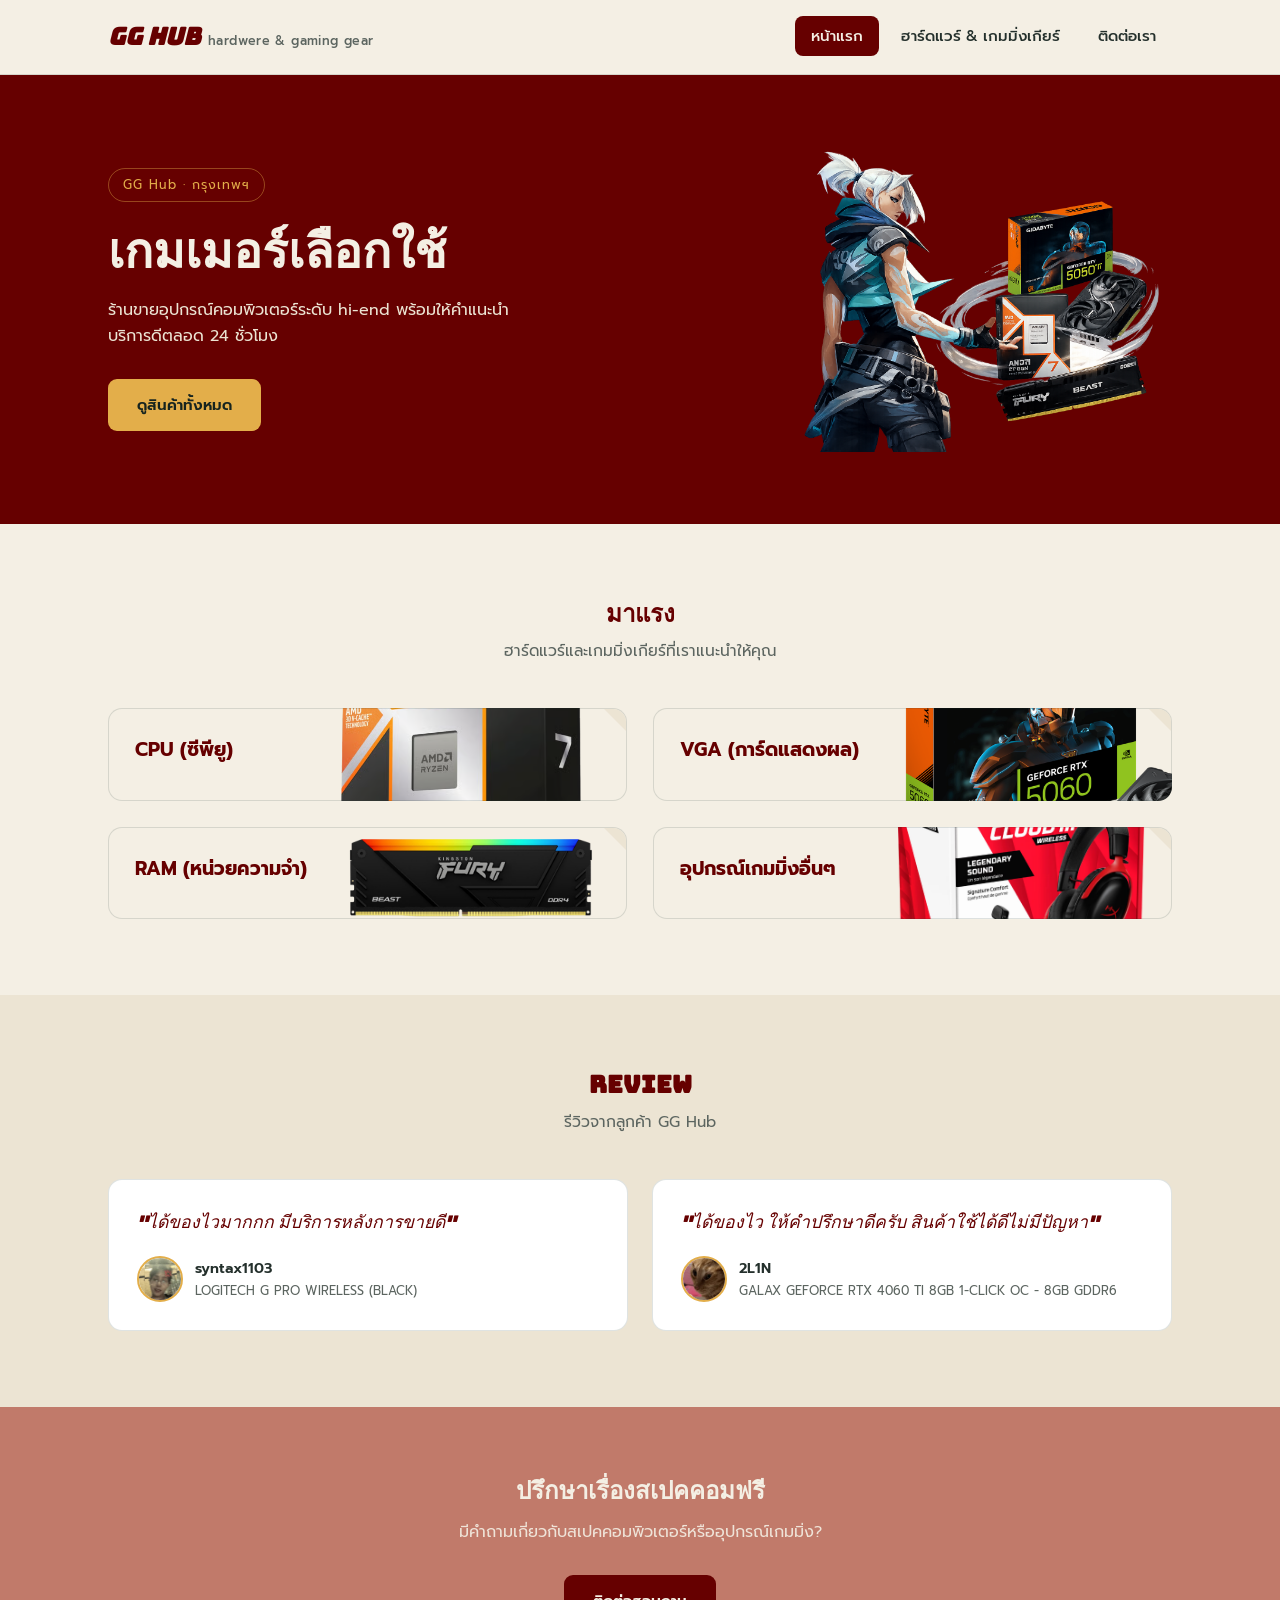
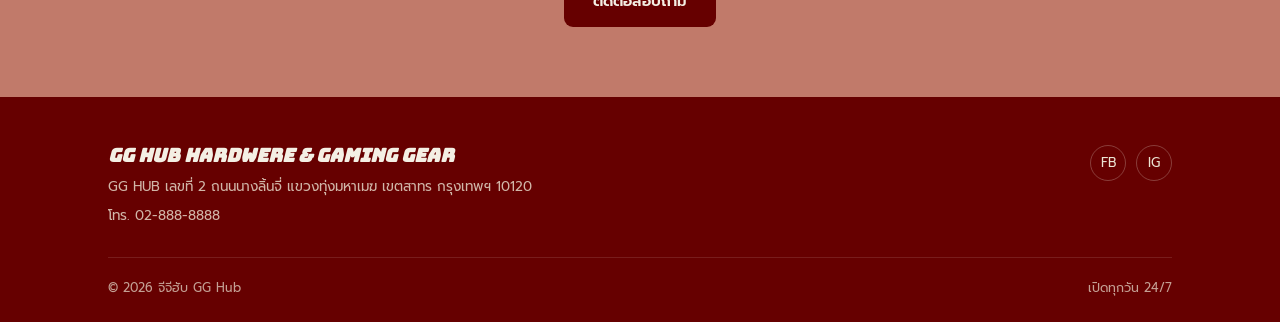
<file: index.html>
<!DOCTYPE html>
<html lang="th">
<head>
<meta charset="UTF-8">
<meta name="viewport" content="width=device-width, initial-scale=1.0">
<title>GG Hub — ร้านฮาร์ดแวร์ & เกมมิ่งเกียร์</title>


<link rel="preconnect" href="https://fonts.googleapis.com">
<link rel="preconnect" href="https://fonts.gstatic.com" crossorigin>

<link href="https://fonts.googleapis.com/css2?family=Fraunces:ital,wght@0,600;0,700;1,500&family=Work+Sans:wght@400;500;600&family=IBM+Plex+Mono:wght@500;600&display=swap" rel="stylesheet">
<link href="https://fonts.googleapis.com/css2?family=Bungee&family=Prompt:ital,wght@0,100;0,200;0,300;0,400;0,500;0,600;0,700;0,800;0,900;1,100;1,200;1,300;1,400;1,500;1,600;1,700;1,800;1,900&display=swap" rel="stylesheet">
<link href="https://fonts.googleapis.com/css2?family=Oswald:wght@200..700&display=swap" rel="stylesheet">

<link rel="stylesheet" href="css/style.css">
</head>
<body>

  <header class="site-header">
    <nav class="navbar">
      <a href="index.html" class="brand">GG Hub <span class="brand-sub">hardwere & gaming gear</span></a>
      <ul class="nav-links">
        <li><a href="index.html" class="active">หน้าแรก</a></li>
        <li><a href="menu.html">ฮาร์ดแวร์ &amp; เกมมิ่งเกียร์</a></li>
        <li><a href="contact.html">ติดต่อเรา</a></li>
      </ul>
    </nav>
  </header>

  <main>

    <!-- Hero Section -->
    <section class="hero">
      <div class="wrap">
        <div class="hero-text">
          <span class="eyebrow">GG Hub · กรุงเทพฯ</span>
          <h1>เกมเมอร์เลือกใช้</h1>
          <p>ร้านขายอุปกรณ์คอมพิวเตอร์ระดับ hi-end พร้อมให้คำแนะนำ บริการดีตลอด 24 ชั่วโมง</p>
          <a href="menu.html" class="btn btn-primary">ดูสินค้าทั้งหมด</a>
        </div>
        <div class="hero-image">
          <img src="images/logo-jett.png" alt="logo ร้าน">
        </div>
      </div>
    </section>

    <!-- Features Section -->
    <section class="section">
      <div class="wrap">
        <div class="section-head">
          <h2>มาแรง</h2>
          <p>ฮาร์ดแวร์และเกมมิ่งเกียร์ที่เราแนะนำให้คุณ</p>
        </div>
        <div class="feature-grid">
          <a class="feature-card card-1" href="menu.html#amd-9800x3d">
            <h3>CPU (ซีพียู)</h3>
          </a>
          <a class="feature-card card-2" href="menu.html#rtx-3060ti">
            <h3>VGA (การ์ดแสดงผล)</h3>
          </a>
          <a class="feature-card card-3" href="menu.html#kingston-fury-16gb-ddr4">
            <h3>RAM (หน่วยความจำ)</h3>
          </a>
          <a class="feature-card card-4" href="menu.html#logitech-g-pro">
            <h3>อุปกรณ์เกมมิ่งอื่นๆ</h3>
          </a>
        </div>
      </div>
    </section>

    <!-- Testimonials Section -->
    <section class="section testimonials">
      <div class="wrap">
        <div class="section-head">
          <h2>Review</h2>
          <p>รีวิวจากลูกค้า GG Hub</p>
        </div>
        <div class="testimonial-grid">
          <article class="testimonial-card">
            <p class="quote">"ได้ของไวมากกก มีบริการหลังการขายดี"</p>
            <div class="testimonial-person">
              <img src="images/user2-profile.jpg" alt="user profile">
              <div>
                <div class="name">syntax1103</div>
                <div class="role">LOGITECH G PRO WIRELESS (BLACK)</div>
              </div>
            </div>
          </article>
          <article class="testimonial-card">
            <p class="quote">"ได้ของไว ให้คำปรึกษาดีครับ สินค้าใช้ได้ดีไม่มีปัญหา"</p>
            <div class="testimonial-person">
              <img src="images/user1-profile.jpg" alt="user profile">
              <div>
                <div class="name">2L1N</div>
                <div class="role">GALAX GEFORCE RTX 4060 TI 8GB 1-CLICK OC - 8GB GDDR6</div>
              </div>
            </div>
          </article>
        </div>
      </div>
    </section>

    <!-- CTA Section -->
    <section class="cta">
      <div class="wrap">
        <h2>ปรึกษาเรื่องสเปคคอมฟรี</h2>
        <p>มีคำถามเกี่ยวกับสเปคคอมพิวเตอร์หรืออุปกรณ์เกมมิ่ง?</p>
        <a href="contact.html" class="btn btn-primary">ติดต่อสอบถาม</a>
      </div>
    </section>

  </main>

  <footer class="site-footer">
    <div class="wrap">
      <div class="footer-top">
        <div class="footer-brand">
          <h3>GG Hub hardwere & gaming gear</h3>
          <p>GG HUB เลขที่ 2 ถนนนางลิ้นจี่ แขวงทุ่งมหาเมฆ เขตสาทร กรุงเทพฯ 10120</p>
          <p>โทร. 02-888-8888</p>
        </div>
        <div class="footer-social">
          <a href="https://www.facebook.com/jiramate.882851" aria-label="Facebook">FB</a>
          <a href="https://www.instagram.com/7irxmt.t/" aria-label="Instagram">IG</a>
        </div>
      </div>
      <div class="footer-bottom">
        <span>© 2026 จีจีฮับ GG Hub</span>
        <span>เปิดทุกวัน 24/7</span>
      </div>
    </div>
  </footer>

</body>
</html>
</file>
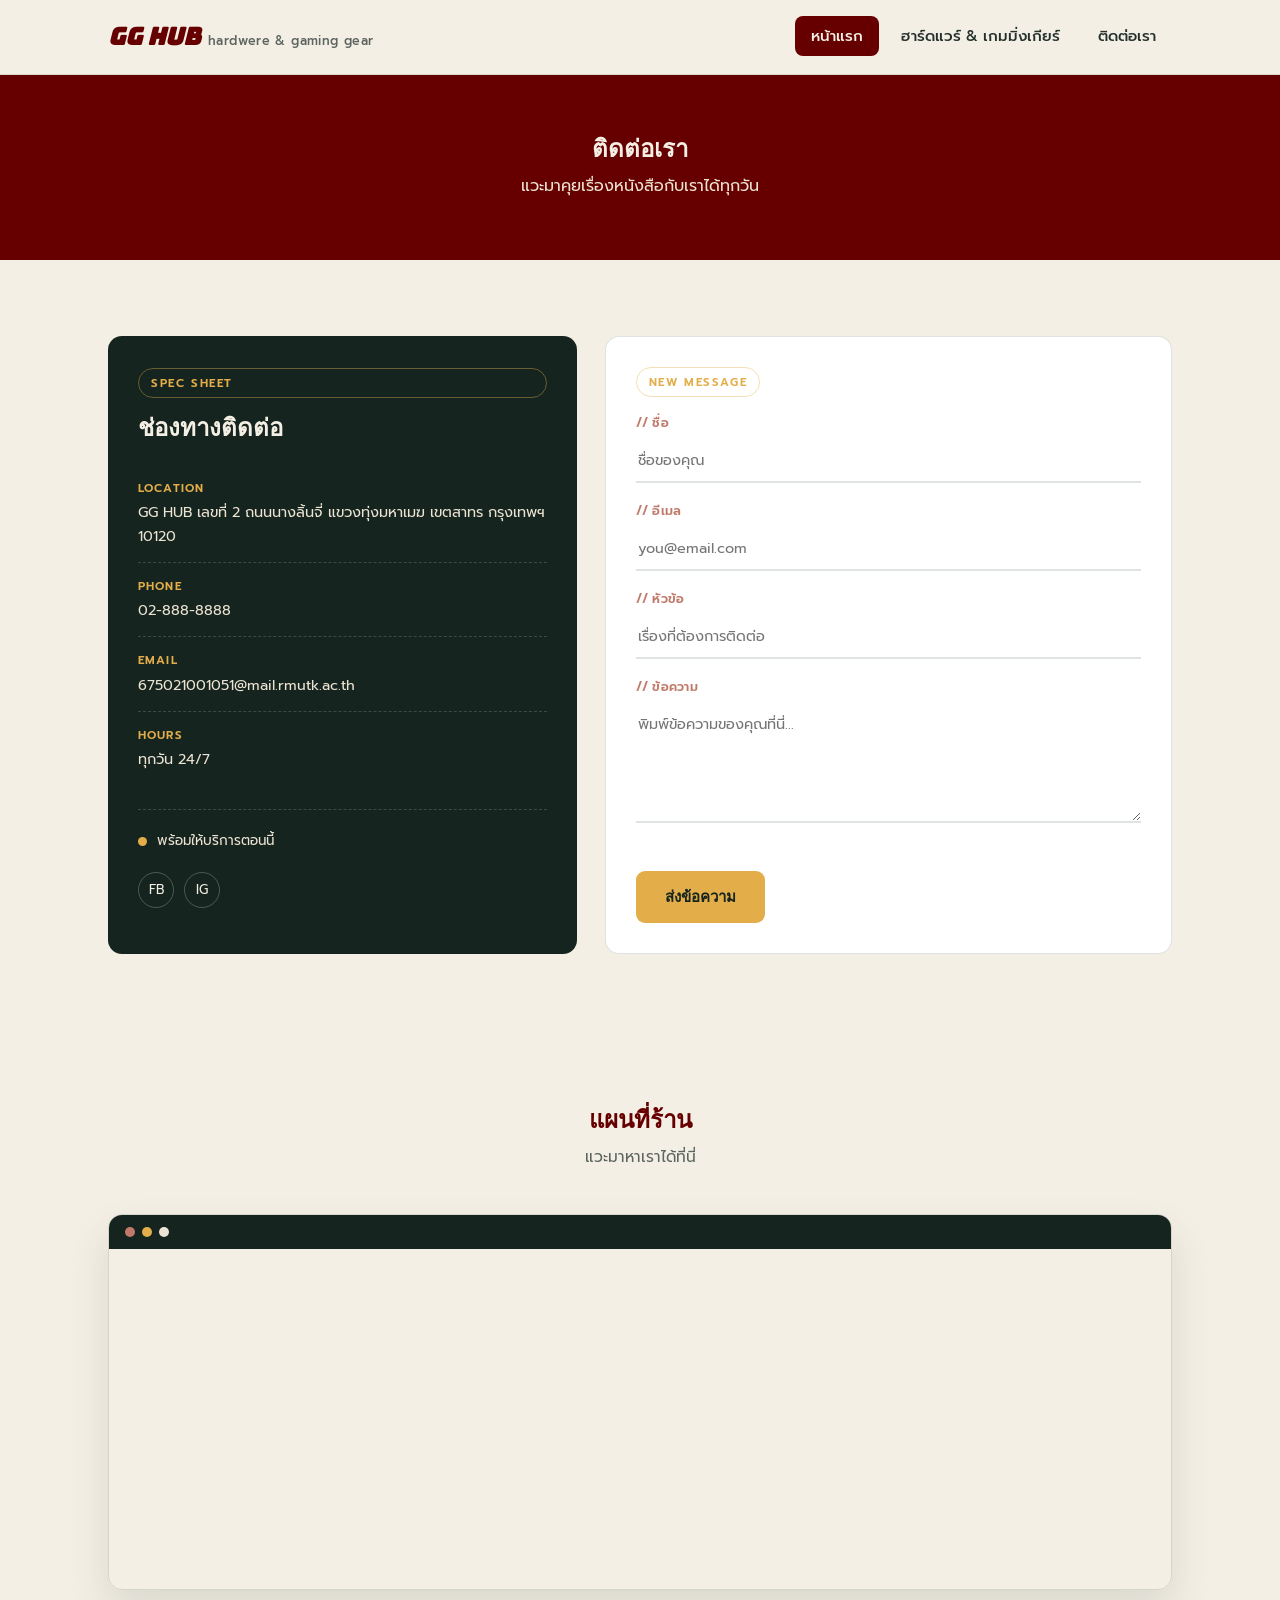
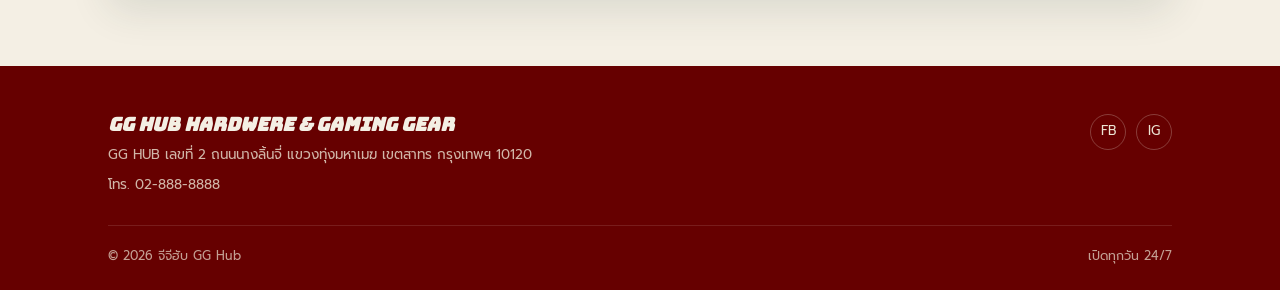
<file: contact.html>
<!DOCTYPE html>
<html lang="th">
<head>
<meta charset="UTF-8">
<meta name="viewport" content="width=device-width, initial-scale=1.0">
<title>ติดต่อเรา — GG Hub</title>
<link href="https://fonts.googleapis.com/css2?family=Fraunces:ital,wght@0,600;0,700;1,500&family=Work+Sans:wght@400;500;600&family=IBM+Plex+Mono:wght@500;600&display=swap" rel="stylesheet">

<link rel="preconnect" href="https://fonts.googleapis.com">
<link rel="preconnect" href="https://fonts.gstatic.com" crossorigin>
<link href="https://fonts.googleapis.com/css2?family=Bungee&family=Prompt:ital,wght@0,100;0,200;0,300;0,400;0,500;0,600;0,700;0,800;0,900;1,100;1,200;1,300;1,400;1,500;1,600;1,700;1,800;1,900&display=swap" rel="stylesheet">

<link rel="stylesheet" href="css/style.css">
</head>
<body>

  <header class="site-header">
    <nav class="navbar">
      <a href="index.html" class="brand">GG Hub <span class="brand-sub">hardwere & gaming gear</span></a>
      <ul class="nav-links">
        <li><a href="index.html" class="active">หน้าแรก</a></li>
        <li><a href="menu.html">ฮาร์ดแวร์ &amp; เกมมิ่งเกียร์</a></li>
        <li><a href="contact.html">ติดต่อเรา</a></li>
      </ul>
    </nav>
  </header>

  <main>

    <section class="page-header">
      <div class="wrap">
        <h1>ติดต่อเรา</h1>
        <p>แวะมาคุยเรื่องหนังสือกับเราได้ทุกวัน</p>
      </div>
    </section>

    <section class="section contact-section">
      <div class="wrap">
        <div class="contact-console">

          <div class="spec-panel">
            <span class="spec-tag">SPEC SHEET</span>
            <h2 class="spec-title">ช่องทางติดต่อ</h2>

            <ul class="spec-list">
              <li>
                <span class="spec-key">LOCATION</span>
                <span class="spec-val">GG HUB เลขที่ 2 ถนนนางลิ้นจี่ แขวงทุ่งมหาเมฆ เขตสาทร กรุงเทพฯ 10120</span>
              </li>
              <li>
                <span class="spec-key">PHONE</span>
                <span class="spec-val">02-888-8888</span>
              </li>
              <li>
                <span class="spec-key">EMAIL</span>
                <span class="spec-val">675021001051@mail.rmutk.ac.th</span>
              </li>
              <li>
                <span class="spec-key">HOURS</span>
                <span class="spec-val">ทุกวัน 24/7</span>
              </li>
            </ul>

            <div class="status-line">
              <span class="status-dot" aria-hidden="true"></span>
              พร้อมให้บริการตอนนี้
            </div>

            <div class="spec-social">
              <a href="https://www.facebook.com/jiramate.882851" aria-label="Facebook">FB</a>
              <a href="https://www.instagram.com/7irxmt.t/" aria-label="Instagram">IG</a>
            </div>
          </div>

          <form class="console-form" action="#">
            <span class="spec-tag">NEW MESSAGE</span>
            <div class="form-row">
              <label for="name">// ชื่อ</label>
              <input type="text" id="name" name="name" placeholder="ชื่อของคุณ">
            </div>
            <div class="form-row">
              <label for="email">// อีเมล</label>
              <input type="email" id="email" name="email" placeholder="you@email.com">
            </div>
            <div class="form-row">
              <label for="subject">// หัวข้อ</label>
              <input type="text" id="subject" name="subject" placeholder="เรื่องที่ต้องการติดต่อ">
            </div>
            <div class="form-row">
              <label for="message">// ข้อความ</label>
              <textarea id="message" name="message" placeholder="พิมพ์ข้อความของคุณที่นี่..."></textarea>
            </div>
            <button type="submit" class="btn btn-primary">ส่งข้อความ</button>
          </form>

        </div>
      </div>
    </section>

    <section class="section map-section">
      <div class="wrap">
        <div class="section-head">
          <h2>แผนที่ร้าน</h2>
          <p>แวะมาหาเราได้ที่นี่</p>
        </div>
        <div class="map-frame">
          <div class="map-frame-bar">
            <span class="map-dot dot-a"></span>
            <span class="map-dot dot-b"></span>
            <span class="map-dot dot-c"></span>
          </div>
          <iframe
            src="https://www.google.com/maps/embed?pb=!1m16!1m12!1m3!1d484.51128324840397!2d100.53765106343619!3d13.71298255152734!2m3!1f0!2f0!3f0!3m2!1i1024!2i768!4f13.1!2m1!1sutk!5e0!3m2!1sth!2sth!4v1784997346362!5m2!1sth!2sth"
            loading="lazy"
            title="แผนที่ร้าน"
            referrerpolicy="no-referrer-when-downgrade">
          </iframe>
        </div>
      </div>
    </section>

  </main>

  <footer class="site-footer">
    <div class="wrap">
      <div class="footer-top">
        <div class="footer-brand">
          <h3>GG Hub hardwere & gaming gear</h3>
          <p>GG HUB เลขที่ 2 ถนนนางลิ้นจี่ แขวงทุ่งมหาเมฆ เขตสาทร กรุงเทพฯ 10120</p>
          <p>โทร. 02-888-8888</p>
        </div>
        <div class="footer-social">
          <a href="https://www.facebook.com/jiramate.882851" aria-label="Facebook">FB</a>
          <a href="https://www.instagram.com/7irxmt.t/" aria-label="Instagram">IG</a>
        </div>
      </div>
      <div class="footer-bottom">
        <span>© 2026 จีจีฮับ GG Hub</span>
        <span>เปิดทุกวัน 24/7</span>
      </div>
    </div>
  </footer>

</body>
</html>
</file>
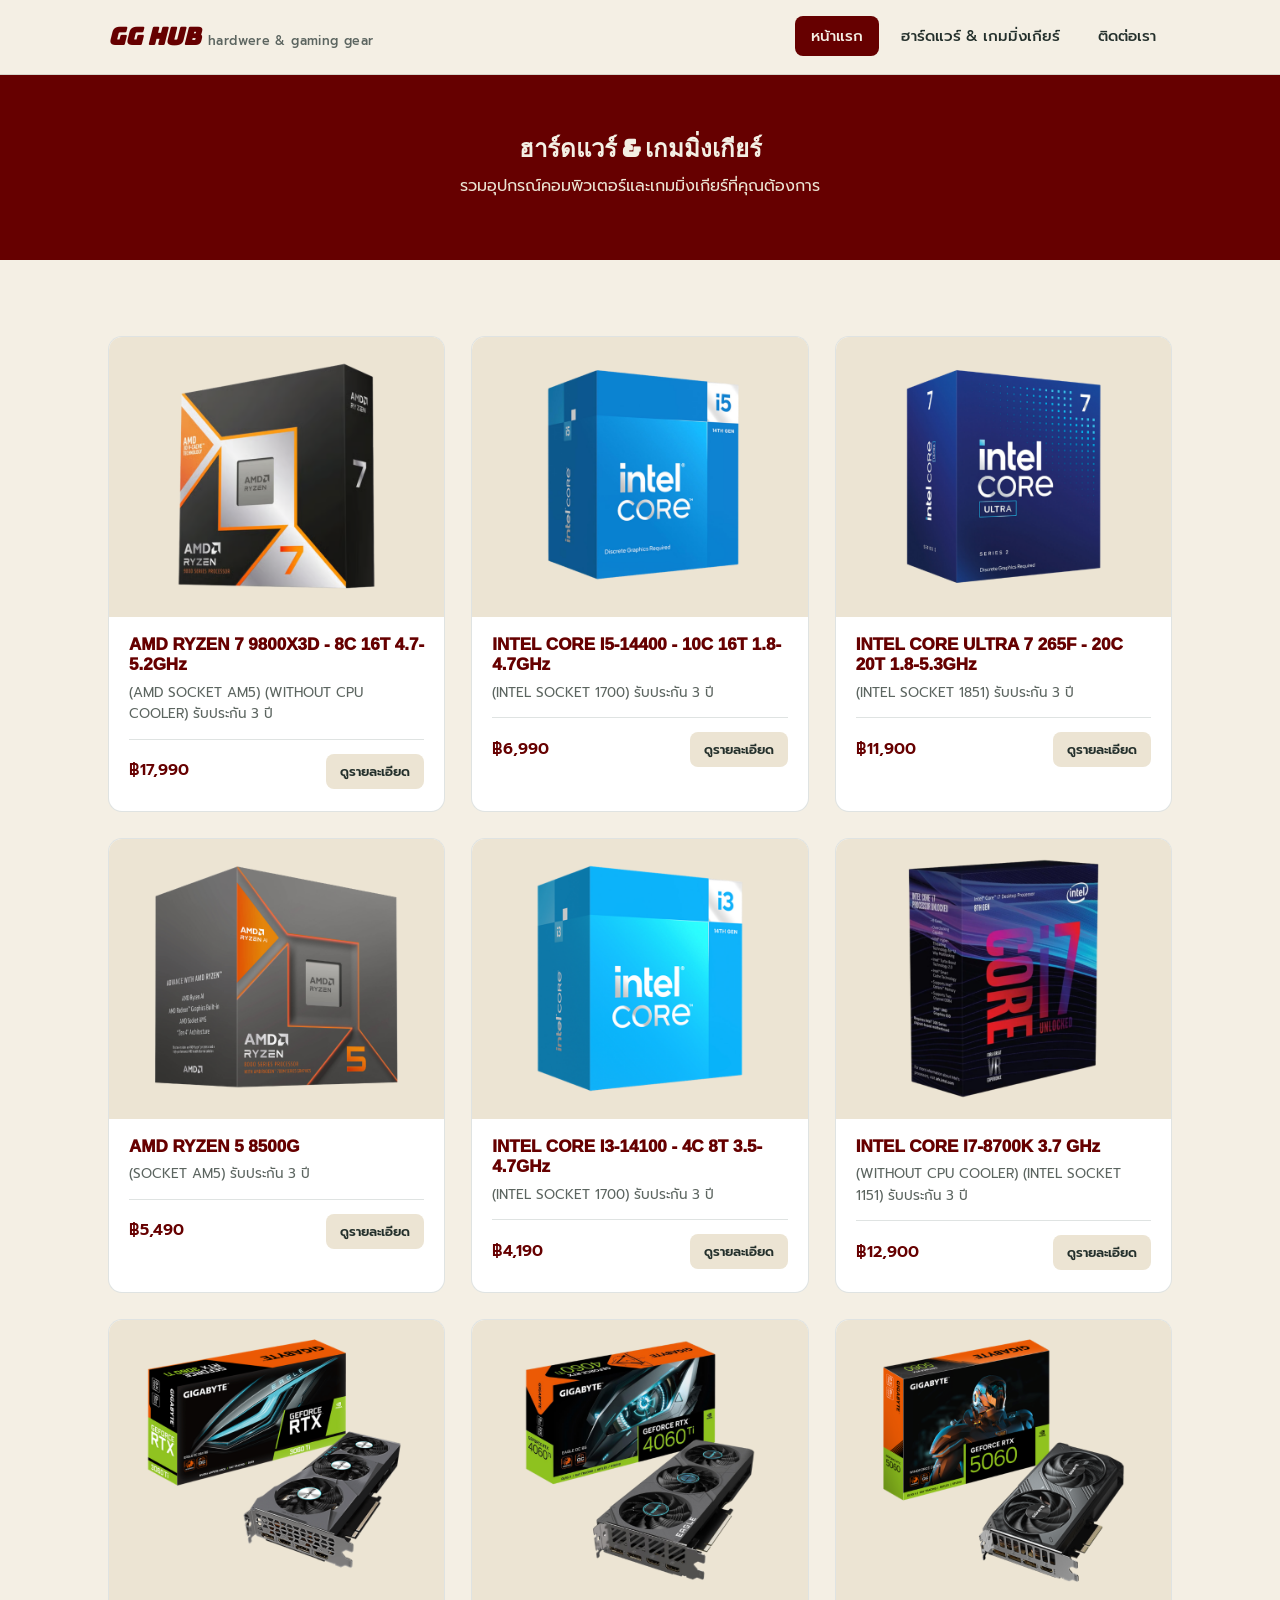
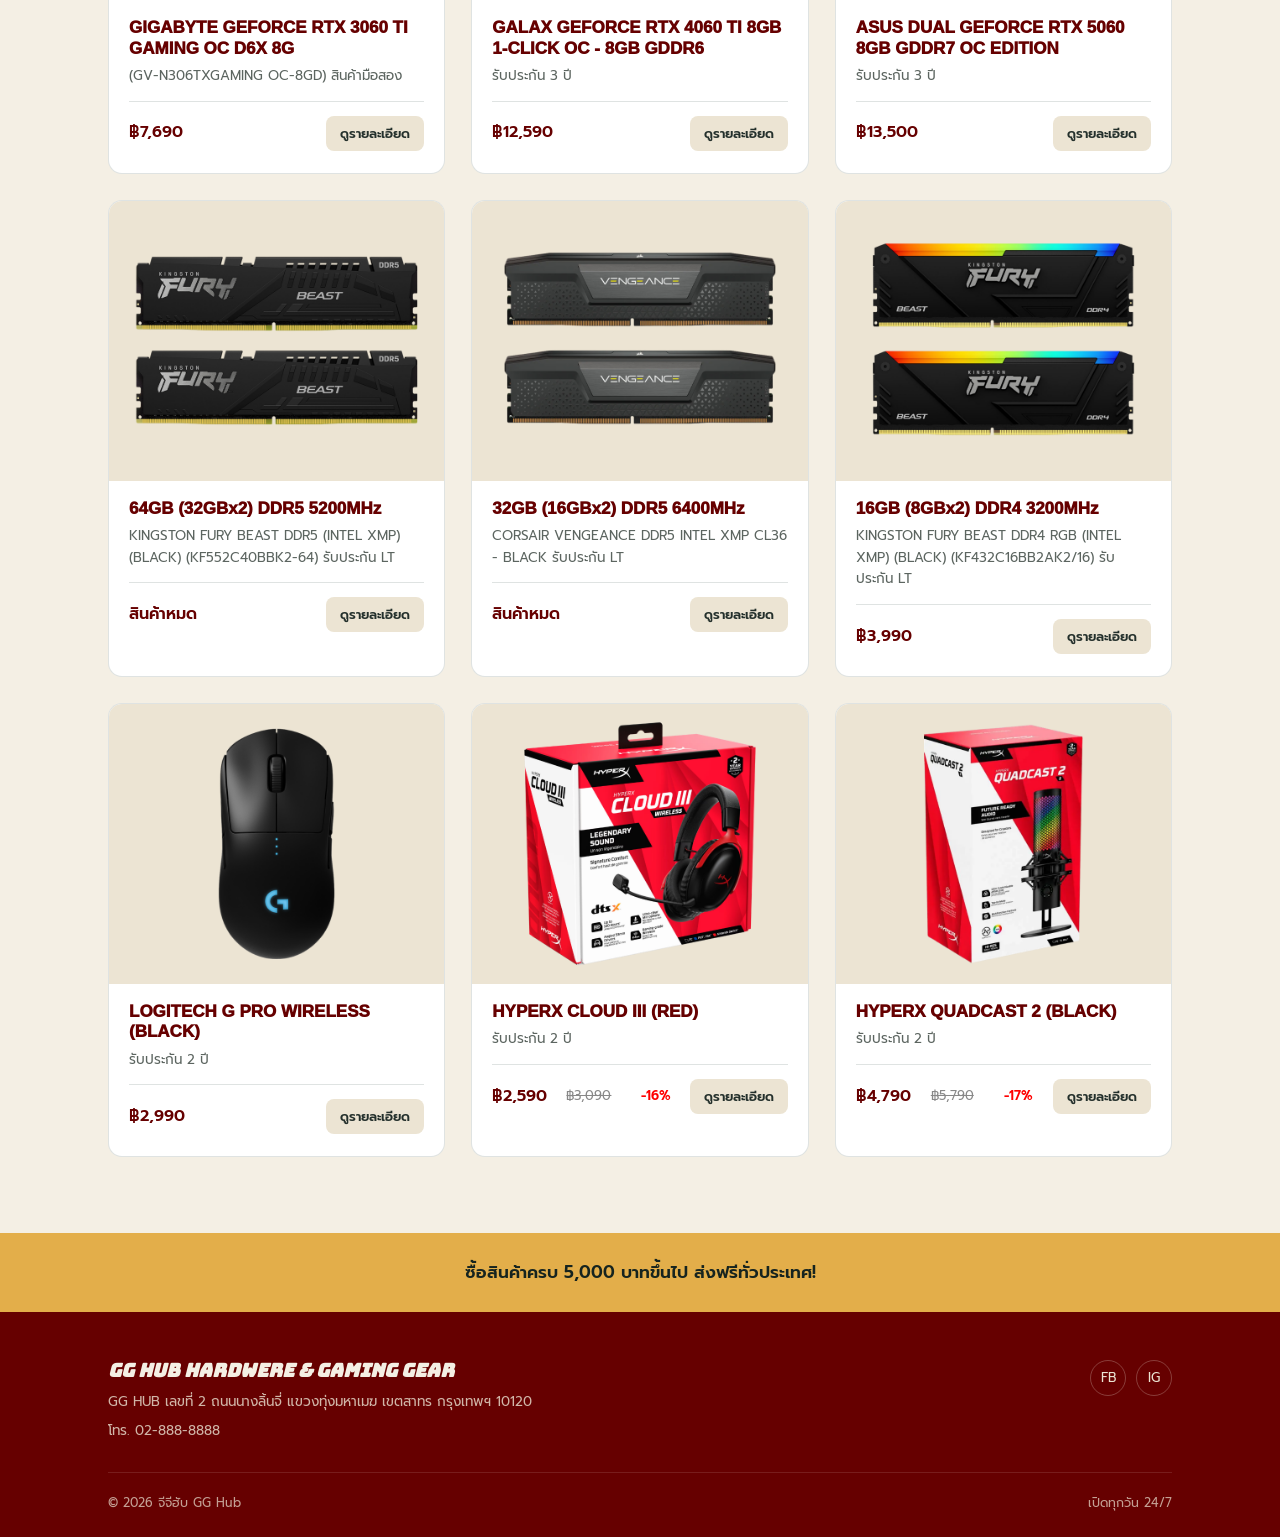
<file: menu.html>
<!DOCTYPE html>
<html lang="th">
<head>
<meta charset="UTF-8">
<meta name="viewport" content="width=device-width, initial-scale=1.0">
<title>หนังสือ &amp; บริการ — GG Hub</title>
<link href="https://fonts.googleapis.com/css2?family=Fraunces:ital,wght@0,600;0,700;1,500&family=Work+Sans:wght@400;500;600&family=IBM+Plex+Mono:wght@500;600&display=swap" rel="stylesheet">

<link rel="preconnect" href="https://fonts.googleapis.com">
<link rel="preconnect" href="https://fonts.gstatic.com" crossorigin>
<link href="https://fonts.googleapis.com/css2?family=Bungee&family=Prompt:ital,wght@0,100;0,200;0,300;0,400;0,500;0,600;0,700;0,800;0,900;1,100;1,200;1,300;1,400;1,500;1,600;1,700;1,800;1,900&display=swap" rel="stylesheet">

<link rel="stylesheet" href="css/style.css">
</head>
<body>

  <header class="site-header">
    <nav class="navbar">
      <a href="index.html" class="brand">GG Hub <span class="brand-sub">hardwere & gaming gear</span></a>
      <ul class="nav-links">
        <li><a href="index.html" class="active">หน้าแรก</a></li>
        <li><a href="menu.html">ฮาร์ดแวร์ &amp; เกมมิ่งเกียร์</a></li>
        <li><a href="contact.html">ติดต่อเรา</a></li>
      </ul>
    </nav>
  </header>

  <main>

    <section class="page-header">
      <div class="wrap">
        <h1>ฮาร์ดแวร์ & เกมมิ่งเกียร์</h1>
        <p>รวมอุปกรณ์คอมพิวเตอร์และเกมมิ่งเกียร์ที่คุณต้องการ</p>
      </div>
    </section>

    <section class="section">
      <div class="wrap">
        <div class="product-grid">

          <article class="product-card" id="amd-9800x3d">
            <div class="product-media">
              <img src="images/product/amd-r7-9800x3d.png" alt="amd-r7-9800x3d">
            </div>
            <div class="product-body">
              <h3>AMD RYZEN 7 9800X3D - 8C 16T 4.7-5.2GHz</h3>
              <p class="desc">(AMD SOCKET AM5) (WITHOUT CPU COOLER) รับประกัน 3 ปี</p>
              <div class="product-footer">
                <span class="price">฿17,990</span>
                <button type="button" class="add-btn">ดูรายละเอียด</button>
              </div>
            </div>
          </article>

          <article class="product-card" id="i5-14400f">
            <div class="product-media">
              <img src="images/product/intel-core-i5-14400f.png" alt="intel-core-i5-14400f">
            </div>
            <div class="product-body">
              <h3>INTEL CORE I5-14400 - 10C 16T 1.8-4.7GHz</h3>
              <p class="desc">(INTEL SOCKET 1700) รับประกัน 3 ปี</p>
              <div class="product-footer">
                <span class="price">฿6,990</span>
                <button type="button" class="add-btn">ดูรายละเอียด</button>
              </div>
            </div>
          </article>

          <article class="product-card" id="ultra7-265f">
            <div class="product-media">
              <img src="images/product/intel-core-ultra-7.png" alt="intel-core-ultra-7">
            </div>
            <div class="product-body">
              <h3>INTEL CORE ULTRA 7 265F - 20C 20T 1.8-5.3GHz</h3>
              <p class="desc">(INTEL SOCKET 1851) รับประกัน 3 ปี</p>
              <div class="product-footer">
                <span class="price">฿11,900</span>
                <button type="button" class="add-btn">ดูรายละเอียด</button>
              </div>
            </div>
          </article>

          <article class="product-card" id="r5-8500g">
            <div class="product-media">
              <img src="images/product/amd-r5-8500g.png" alt="amd-r5-8500g">
            </div>
            <div class="product-body">
              <h3>AMD RYZEN 5 8500G</h3>
              <p class="desc">(SOCKET AM5) รับประกัน 3 ปี</p>
              <div class="product-footer">
                <span class="price">฿5,490</span>
                <button type="button" class="add-btn">ดูรายละเอียด</button>
              </div>
            </div>
          </article>

          <article class="product-card" id="i3-14100">
            <div class="product-media">
              <img src="images/product/intel-core-i3-14100.png" alt="intel-core-i3-14100">
            </div>
            <div class="product-body">
              <h3>INTEL CORE I3-14100 - 4C 8T 3.5-4.7GHz</h3>
              <p class="desc">(INTEL SOCKET 1700) รับประกัน 3 ปี</p>
              <div class="product-footer">
                <span class="price">฿4,190</span>
                <button type="button" class="add-btn">ดูรายละเอียด</button>
              </div>
            </div>
          </article>

          <article class="product-card" id="i7-8700k">
            <div class="product-media">
              <img src="images/product/intel-core-i7-8700k.png" alt="intel-core-i7-8700k">
            </div>
            <div class="product-body">
              <h3>INTEL CORE I7-8700K 3.7 GHz</h3>
              <p class="desc">(WITHOUT CPU COOLER) (INTEL SOCKET 1151) รับประกัน 3 ปี</p>
              <div class="product-footer">
                <span class="price">฿12,900</span>
                <button type="button" class="add-btn">ดูรายละเอียด</button>
              </div>
            </div>
          </article>

          <article class="product-card" id="rtx-3060ti">
            <div class="product-media">
              <img src="images/product/geforce-rtx-3060ti-8gb.png" alt="geforce-rtx-3060ti-8gb">
            </div>
            <div class="product-body">
              <h3>GIGABYTE GEFORCE RTX 3060 TI GAMING OC D6X 8G</h3>
              <p class="desc">(GV-N306TXGAMING OC-8GD) สินค้ามือสอง</p>
              <div class="product-footer">
                <span class="price">฿7,690</span>
                <button type="button" class="add-btn">ดูรายละเอียด</button>
              </div>
            </div>
          </article>

          <article class="product-card" id="rtx-4060ti">
            <div class="product-media">
              <img src="images/product/geforce-rtx-4060ti-8gb.png" alt="geforce-rtx-4060ti-8gb">
            </div>
            <div class="product-body">
              <h3>GALAX GEFORCE RTX 4060 TI 8GB 1-CLICK OC - 8GB GDDR6</h3>
              <p class="desc">รับประกัน 3 ปี</p>
              <div class="product-footer">
                <span class="price">฿12,590</span>
                <button type="button" class="add-btn">ดูรายละเอียด</button>
              </div>
            </div>
          </article>

          <article class="product-card" id="rtx-5060">
            <div class="product-media">
              <img src="images/product/geforce-rtx-5060-8gb.png" alt="geforce-rtx-5060-8gb">
            </div>
            <div class="product-body">
              <h3>ASUS DUAL GEFORCE RTX 5060 8GB GDDR7 OC EDITION</h3>
              <p class="desc">รับประกัน 3 ปี</p>
              <div class="product-footer">
                <span class="price">฿13,500</span>
                <button type="button" class="add-btn">ดูรายละเอียด</button>
              </div>
            </div>
          </article>

          <article class="product-card" id="kingston-fury-64gb-ddr5">
            <div class="product-media">
              <img src="images/product/kingston-fury-64gb-ddr5.png" alt="kingston-fury-64gb-ddr5">
            </div>
            <div class="product-body">
              <h3>64GB (32GBx2) DDR5 5200MHz</h3>
              <p class="desc">KINGSTON FURY BEAST DDR5 (INTEL XMP) (BLACK) (KF552C40BBK2-64) รับประกัน LT</p>
              <div class="product-footer">
                <span class="price">สินค้าหมด</span>
                <button type="button" class="add-btn">ดูรายละเอียด</button>
              </div>
            </div>
          </article>

          <article class="product-card" id="corsair-vengence-32gb-ddr5">
            <div class="product-media">
              <img src="images/product/corsair-vengence-32gb-ddr5.png" alt="corsair-vengence-32gb-ddr5">
            </div>
            <div class="product-body">
              <h3>32GB (16GBx2) DDR5 6400MHz</h3>
              <p class="desc">CORSAIR VENGEANCE DDR5 INTEL XMP CL36 - BLACK รับประกัน LT</p>
              <div class="product-footer">
                <span class="price">สินค้าหมด</span>
                <button type="button" class="add-btn">ดูรายละเอียด</button>
              </div>
            </div>
          </article>

          <article class="product-card" id="kingston-fury-16gb-ddr4">
            <div class="product-media">
              <img src="images/product/kingston-fury-16gb-ddr4.png" alt="hyperx-quadcast-2">
            </div>
            <div class="product-body">
              <h3>16GB (8GBx2) DDR4 3200MHz</h3>
              <p class="desc">KINGSTON FURY BEAST DDR4 RGB (INTEL XMP) (BLACK) (KF432C16BB2AK2/16) รับประกัน LT</p>
              <div class="product-footer">
                <span class="price">฿3,990</span>
                <button type="button" class="add-btn">ดูรายละเอียด</button>
              </div>
            </div>
          </article>

          <article class="product-card" id="logitech-g-pro">
            <div class="product-media">
              <img src="images/product/logitech-g-pro-wireless.png" alt="logitech-g-pro-wireless">
            </div>
            <div class="product-body">
              <h3>LOGITECH G PRO WIRELESS (BLACK)</h3>
              <p class="desc">รับประกัน 2 ปี</p>
              <div class="product-footer">
                <span class="price">฿2,990</span>
                <button type="button" class="add-btn">ดูรายละเอียด</button>
              </div>
            </div>
          </article>

          <article class="product-card" id="hyperx-cloud3">
            <div class="product-media">
              <img src="images/product/hyperx-cloud-3-wireless.png" alt="hyperx-cloud-3-wireless">
            </div>
            <div class="product-body">
              <h3>HYPERX CLOUD III (RED)</h3>
              <p class="desc">รับประกัน 2 ปี</p>
              <div class="product-footer">
                <span class="price">฿2,590</span>
                <span class="old-price">฿3,090</span>
                <span class="discount">-16%</span>
                <button type="button" class="add-btn">ดูรายละเอียด</button>
              </div>
            </div>
          </article>

          <article class="product-card" id="hyperx-quadcast2">
            <div class="product-media">
              <img src="images/product/hyperx-quadcast-2.png" alt="hyperx-quadcast-2">
            </div>
            <div class="product-body">
              <h3>HYPERX QUADCAST 2 (BLACK)</h3>
              <p class="desc">รับประกัน 2 ปี</p>
              <div class="product-footer">
                <span class="price">฿4,790</span>
                <span class="old-price">฿5,790</span>
                <span class="discount">-17%</span>
                <button type="button" class="add-btn">ดูรายละเอียด</button>
              </div>
            </div>
          </article>

        </div>
      </div>
    </section>

  <div class="promo-banner">
      ซื้อสินค้าครบ 5,000 บาทขึ้นไป ส่งฟรีทั่วประเทศ!
    </div>
  
  </main>

  <footer class="site-footer">
    <div class="wrap">
      <div class="footer-top">
        <div class="footer-brand">
          <h3>GG Hub hardwere & gaming gear</h3>
          <p>GG HUB เลขที่ 2 ถนนนางลิ้นจี่ แขวงทุ่งมหาเมฆ เขตสาทร กรุงเทพฯ 10120</p>
          <p>โทร. 02-888-8888</p>
        </div>
        <div class="footer-social">
          <a href="https://www.facebook.com/jiramate.882851" aria-label="Facebook">FB</a>
          <a href="https://www.instagram.com/7irxmt.t/" aria-label="Instagram">IG</a>
        </div>
      </div>
      <div class="footer-bottom">
        <span>© 2026 จีจีฮับ GG Hub</span>
        <span>เปิดทุกวัน 24/7</span>
      </div>
    </div>
  </footer>


</body>
</html>
</file>
<file: css/style.css>
:root{
  --red-blood: #660000;
  --red-blood-deep: #16241f;
  --gold: #e3ae4a;
  --rose: #c17a6a;

  --cream: #f4efe4;
  --cream-soft: #ece4d3;
  --ink: #24302c;
  --ink-soft: #5c6560;
  --border: rgba(31,58,52,0.14);

  --font-display: "Bungee", sans-serif;
  --font-body: "Prompt", sans-serif;
  --font-mono: "Prompt", sans-serif;
  --font-product: "Oswald", sans-serif;

  --radius: 14px;
  --transition: 0.25s ease;
}

*{ box-sizing: border-box; margin: 0; padding: 0; }

html{ scroll-behavior: smooth; }

body{
  font-family: var(--font-body);
  background: var(--cream);
  color: var(--ink);
  line-height: 1.6;
}

img{ max-width: 100%; display: block; }
a{ color: inherit; text-decoration: none; }
ul{ list-style: none; }

.wrap{
  max-width: 1120px;
  margin: 0 auto;
  padding: 0 28px;
}

h1, h2, h3, h4{
  font-family: var(--font-display);
  color: var(--red-blood);
  line-height: 1.2;
}

/* NAVBAR  (ใช้ Flexbox จุดที่ 1) */

.site-header{
  position: sticky;
  top: 0;
  z-index: 100;
  background: var(--cream);
  border-bottom: 1px solid var(--border);
}

.navbar{
  display: flex;
  align-items: center;
  justify-content: space-between;
  padding: 18px 28px;
  max-width: 1120px;
  margin: 0 auto;
}

.brand{
  font-family: var(--font-display);
  font-weight: 700;
  font-size: 24px;
  font-style: italic;
  color: var(--red-blood);
  display: flex;
  align-items: baseline;
  gap: 8px;
}

.brand .brand-sub{
  font-family: var(--font-body);
  font-style: normal;
  font-weight: 500;
  font-size: 12.5px;
  color: var(--ink-soft);
  letter-spacing: 0.03em;
}

.nav-links{
  display: flex;
  gap: 6px;
}

.nav-links a{
  padding: 9px 16px;
  border-radius: 8px;
  font-size: 15px;
  font-weight: 500;
  color: var(--ink);
  transition: background var(--transition), color var(--transition);
}

.nav-links a:hover,
.nav-links a.active{
  background: var(--red-blood);
  color: var(--cream);
}

/* HERO SECTION  (ใช้ Flexbox จุดที่ 2) */

.hero{
  background: var(--red-blood);
  color: var(--cream);
}

.hero .wrap{
  display: flex;
  align-items: center;
  gap: 48px;
  padding-top: 72px;
  padding-bottom: 72px;
}

.hero-text{ flex: 1.1; }
.hero-image{ flex: 0.9; position: relative; }

.eyebrow{
  display: inline-block;
  font-family: var(--font-mono);
  font-size: 12.5px;
  letter-spacing: 0.08em;
  color: var(--gold);
  border: 1px solid rgba(227,174,74,0.4);
  padding: 6px 14px;
  border-radius: 999px;
  margin-bottom: 20px;
}

.hero h1{
  color: var(--cream);
  font-size: clamp(32px, 4.4vw, 48px);
  max-width: 480px;
}

.hero p{
  color: var(--cream-soft);
  max-width: 440px;
  margin-top: 18px;
  font-size: 16px;
}

.btn{
  display: inline-flex;
  align-items: center;
  justify-content: center;
  padding: 13px 28px;
  border-radius: 9px;
  font-weight: 600;
  font-size: 15px;
  border: 1px solid transparent;
  cursor: pointer;
  transition: transform var(--transition), background var(--transition), color var(--transition), box-shadow var(--transition);
}

.btn-primary{
  background: var(--gold);
  color: var(--red-blood-deep);
  margin-top: 30px;
}
.btn-primary:hover{
  transform: translateY(-2px);
  box-shadow: 0 10px 24px rgba(227,174,74,0.35);
}

.btn-outline{
  border-color: var(--cream);
  color: var(--cream);
  background: transparent;
}
.btn-outline:hover{
  background: var(--cream);
  color: var(--red-blood);
}

/* FEATURES SECTION  (ใช้ Grid จุดที่ 1) */

.section{
  
  padding: 76px 0;
}

.section-head{
  text-align: center;
  max-width: 560px;
  margin: 0 auto 44px;
}

.section-head p{
  color: var(--ink-soft);
  margin-top: 10px;
  font-size: 15.5px;
}

.feature-grid{
  display: grid;
  grid-template-columns: repeat(2, 2fr);
  gap: 26px;
}

a.feature-card{
  display: block;
}

.feature-card.card-1 {
  background-image: url("../images/product/amd-r7-9800x3d.png");
  background-size: 80%;
  background-position: 140% 50%;
  background-repeat: no-repeat;
}

.feature-card.card-2 {
  background-image: url("../images/product/geforce-rtx-5060-8gb.png");
  background-size: 90%;
  background-position: 360% 40%;
  background-repeat: no-repeat;
}

.feature-card.card-3 {
  background-image: url("../images/product/kingston-fury-16gb-ddr4.png");
  background-size: 60%;
  background-position: 100% 70%;
  background-repeat: no-repeat;
}

.feature-card.card-4 {
  background-image: url("../images/product/hyperx-cloud-3-wireless.png");
  background-size: 70%;
  background-position: 120% 50%;
  background-repeat: no-repeat;
}

.feature-card{
  position: relative;
  background: #fff;
  background-color: var(--cream);
  border: 1px solid var(--border);
  border-radius: var(--radius);
  padding: 30px 26px;
  overflow: hidden;
  transition: transform var(--transition), box-shadow var(--transition);
}

.feature-card:hover{
  transform: translateY(-6px);
  box-shadow: 0 20px 40px rgba(31,58,52,0.12);
}


.feature-card::after,
.product-card::after{
  content: "";
  position: absolute;
  top: 0; right: 0;
  width: 0; height: 0;
  border-style: solid;
  border-width: 0 22px 22px 0;
  border-color: transparent var(--cream-soft) transparent transparent;
  transition: border-width var(--transition);
}

.feature-card:hover::after,
.product-card:hover::after{
  border-width: 0 30px 30px 0;
}

.feature-card img{
  width: 56px;
  height: 56px;
  margin-bottom: 18px;
}

.feature-card h3{
  font-family: var(--font-mono);
  font-size: 19px;
  margin-bottom: 8px;
}

.feature-card p{
  color: var(--ink-soft);
  font-size: 14.5px;
}


/* TESTIMONIALS */

.testimonials{
  background: var(--cream-soft);
}

.testimonial-grid{
  display: grid;
  grid-template-columns: repeat(2, 1fr);
  gap: 24px;
}

.testimonial-card{
  background: #fff;
  border-radius: var(--radius);
  padding: 28px;
  border: 1px solid var(--border);
}

.testimonial-card p.quote{
  font-family: var(--font-display);
  font-style: italic;
  font-size: 17.5px;
  color: var(--red-blood);
  margin-bottom: 20px;
}

.testimonial-person{
  display: flex;
  align-items: center;
  gap: 12px;
}

.testimonial-person img{
  width: 46px;
  height: 46px;
  border-radius: 50%;
  border: 2px solid var(--gold);
}

.testimonial-person .name{
  font-weight: 600;
  font-size: 14.5px;
}
.testimonial-person .role{
  font-size: 12.5px;
  color: var(--ink-soft);
}

.cta{
  background: var(--rose);
  text-align: center;
  padding: 70px 0;
}

.cta h2{ color: var(--cream); }

.cta p{
  color: var(--cream);
  opacity: 0.9;
  max-width: 460px;
  margin: 14px auto 0;
}

.cta .btn-primary{
  background: var(--red-blood);
  color: var(--cream);
}
.cta .btn-primary:hover{
  box-shadow: 0 10px 24px rgba(22,36,31,0.35);
}

/* promotion banner */

.promo-banner{
  background: var(--gold);
  color: var(--red-blood-deep);
  text-align: center;
  padding: 26px 0;
  font-weight: 600;
  font-size: 17px;
}

/* FOOTER */

.site-footer{
  background: var(--red-blood);
  color: var(--cream-soft);
  padding: 48px 0 24px;
}

.footer-top{
  display: flex;
  justify-content: space-between;
  flex-wrap: wrap;
  gap: 30px;
  padding-bottom: 30px;
  border-bottom: 1px solid rgba(244,239,228,0.12);
}

.footer-brand h3{
  color: var(--cream);
  font-style: italic;
}

.footer-brand p{
  font-size: 13.5px;
  color: var(--cream-soft);
  opacity: 0.8;
  margin-top: 8px;
}

.footer-social{
  display: flex;
  gap: 10px;
}

.footer-social a{
  width: 36px;
  height: 36px;
  border-radius: 50%;
  border: 1px solid rgba(244,239,228,0.25);
  display: flex;
  align-items: center;
  justify-content: center;
  font-size: 13px;
  transition: background var(--transition), border-color var(--transition);
}
.footer-social a:hover{
  background: var(--gold);
  color: var(--red-blood-deep);
  border-color: var(--gold);
}

.footer-bottom{
  display: flex;
  justify-content: space-between;
  padding-top: 20px;
  font-size: 12.5px;
  opacity: 0.7;
  flex-wrap: wrap;
  gap: 8px;
}

/* PAGE HEADER (menu.html / contact.html) */

.page-header{
  background: var(--red-blood);
  color: var(--cream);
  padding: 60px 0;
  text-align: center;
}
.page-header h1{ color: var(--cream); }
.page-header p{ color: var(--cream-soft); margin-top: 10px; }

/* =========================================================
   PRODUCT GRID (menu.html)  — ใช้ Grid จุดที่ 2
   ========================================================= */

.product-grid{
  display: grid;
  grid-template-columns: repeat(3, 1fr);
  gap: 26px;
}

.product-card{
  scroll-margin-top: 350px; /* แก้ตำแหน่งลิ้งค์ไม่ตรงสินค้า */

  position: relative;
  background: #fff;
  border: 1px solid var(--border);
  border-radius: var(--radius);
  overflow: hidden;
  transition: transform var(--transition), box-shadow var(--transition);
}

.product-card:hover{
  transform: translateY(-6px);
  box-shadow: 0 20px 40px rgba(31,58,52,0.14);
}

.product-media{
    background: var(--cream-soft);
    height: 280px;
    display: flex;
    justify-content: center;
    align-items: center;

    overflow: hidden;
}

.product-media img{
    width: 100%;
    height: 100%;
    object-fit: cover;
}

.product-body{
  padding: 18px 20px 22px;
}

.product-body h3{
  font-family: var(--font-product);
  font-weight: 1000;
  font-size: 17px;
  margin-bottom: 6px;
}

.product-body p.desc{
  font-size: 13.5px;
  color: var(--ink-soft);
  margin-bottom: 14px;
}

.product-footer{
  display: flex;
  align-items: center;
  justify-content: space-between;
  border-top: 1px solid var(--border);
  padding-top: 14px;
}

.price{
  font-family: var(--font-mono);
  font-weight: 600;
  color: var(--red-blood);
}

.old-price{
    margin-left: px;
    font-size: 13px;
    color: #888;
    text-decoration: line-through;
}

.discount{
    margin-left: 10px;
    color: red;
    font-size: 13px;
    font-weight: 600;
}

.add-btn{
  font-family: inherit;
  font-size: 13px;
  font-weight: 600;
  padding: 8px 14px;
  border: none;
  border-radius: 8px;
  background: var(--cream-soft);
  color: inherit;
  cursor: pointer;
  transition: background var(--transition), color var(--transition);
}
.add-btn:hover{
  background: var(--gold);
  color: var(--red-blood-deep);
}



/* =========================================================
   CONTACT PAGE — "spec sheet / console" layout
   แทนที่เลย์เอาต์ ไอคอน+ฟอร์ม แบบเดิม ด้วยธีมสเปคสินค้า/คอนโซล
   ให้เข้ากับร้านฮาร์ดแวร์-เกมมิ่งเกียร์
   ========================================================= */

.contact-console{
  display: grid;
  grid-template-columns: 0.95fr 1.15fr;
  gap: 28px;
  align-items: stretch;
}

.spec-tag{
  display: inline-block;
  font-family: var(--font-mono);
  font-size: 11.5px;
  font-weight: 600;
  letter-spacing: 0.14em;
  color: var(--gold);
  border: 1px solid rgba(227,174,74,0.4);
  padding: 5px 12px;
  border-radius: 999px;
  margin-bottom: 16px;
}

/* left: spec panel, styled like a hardware spec label */
.spec-panel{
  background: var(--red-blood-deep);
  color: var(--cream);
  border-radius: var(--radius);
  padding: 32px 30px;
  display: flex;
  flex-direction: column;
}

.spec-title{
  color: var(--cream);
  font-size: 24px;
  margin-bottom: 22px;
}

.spec-list{
  display: flex;
  flex-direction: column;
}

.spec-list li{
  display: flex;
  flex-direction: column;
  gap: 4px;
  padding: 14px 0;
  border-top: 1px dashed rgba(244,239,228,0.18);
}

.spec-list li:first-child{ border-top: none; }

.spec-key{
  font-family: var(--font-mono);
  font-size: 11.5px;
  font-weight: 600;
  letter-spacing: 0.1em;
  color: var(--gold);
}

.spec-val{
  font-size: 14.5px;
  color: var(--cream-soft);
}

.status-line{
  display: flex;
  align-items: center;
  gap: 10px;
  margin-top: 24px;
  padding-top: 20px;
  border-top: 1px dashed rgba(244,239,228,0.18);
  font-size: 13.5px;
  color: var(--cream-soft);
}

.status-dot{
  width: 9px;
  height: 9px;
  border-radius: 50%;
  background: var(--gold);
  box-shadow: 0 0 0 0 rgba(227,174,74,0.6);
  animation: status-pulse 2s infinite;
  flex-shrink: 0;
}

@keyframes status-pulse{
  0%   { box-shadow: 0 0 0 0 rgba(227,174,74,0.55); }
  70%  { box-shadow: 0 0 0 8px rgba(227,174,74,0); }
  100% { box-shadow: 0 0 0 0 rgba(227,174,74,0); }
}

.spec-social{
  display: flex;
  gap: 10px;
  margin-top: 20px;
}

.spec-social a{
  width: 36px;
  height: 36px;
  border-radius: 50%;
  border: 1px solid rgba(244,239,228,0.25);
  display: flex;
  align-items: center;
  justify-content: center;
  font-size: 13px;
  color: var(--cream);
  transition: background var(--transition), border-color var(--transition), color var(--transition);
}
.spec-social a:hover{
  background: var(--gold);
  color: var(--red-blood-deep);
  border-color: var(--gold);
}

.console-form{
  background: #fff;
  border: 1px solid var(--border);
  border-radius: var(--radius);
  padding: 30px;
}

.console-form .form-row{
  margin-bottom: 18px;
  display: flex;
  flex-direction: column;
  gap: 6px;
}

.console-form .form-row label{
  font-family: var(--font-mono);
  font-size: 12.5px;
  font-weight: 600;
  color: var(--rose);
  letter-spacing: 0.02em;
}

.console-form .form-row input,
.console-form .form-row textarea{
  font-family: var(--font-body);
  padding: 10px 2px;
  border: none;
  border-bottom: 2px solid var(--border);
  border-radius: 0;
  background: transparent;
  font-size: 14.5px;
  color: var(--ink);
  transition: border-color var(--transition);
}

.console-form .form-row input:focus,
.console-form .form-row textarea:focus{
  outline: none;
  border-bottom-color: var(--gold);
}

.console-form .form-row textarea{
  resize: vertical;
  min-height: 120px;
}

/* map framed like a device/monitor bezel */
.map-frame{
  border-radius: var(--radius);
  overflow: hidden;
  border: 1px solid var(--border);
  box-shadow: 0 20px 40px rgba(31,58,52,0.12);
}

.map-frame-bar{
  background: var(--red-blood-deep);
  display: flex;
  gap: 7px;
  padding: 12px 16px;
}

.map-dot{
  width: 10px;
  height: 10px;
  border-radius: 50%;
}
.map-dot.dot-a{ background: var(--rose); }
.map-dot.dot-b{ background: var(--gold); }
.map-dot.dot-c{ background: var(--cream-soft); }

.map-frame iframe{
  width: 100%;
  height: 340px;
  border: 0;
  display: block;
}

@media (max-width: 860px){
  .contact-console{ grid-template-columns: 1fr; }
}


/* RESPONSIVE */

@media (max-width: 860px){
  .hero .wrap{ flex-direction: column; }
  .hero-text, .hero-image{ flex: none; width: 100%; }
  .feature-grid,
  .product-grid{ grid-template-columns: repeat(2, 1fr); }
  .testimonial-grid{ grid-template-columns: 1fr; }
  .contact-layout{ flex-direction: column; }
}

@media (max-width: 620px){
  .navbar{ flex-direction: column; gap: 12px; padding: 16px 20px; }
  .nav-links{ flex-wrap: wrap; justify-content: center; }
  .feature-grid,
  .product-grid{ grid-template-columns: 1fr; }
  .footer-top, .footer-bottom{ flex-direction: column; text-align: center; align-items: center; }
}

@media (prefers-reduced-motion: reduce){
  *{ transition: none !important; scroll-behavior: auto !important; animation: none !important; }
}
</file>
